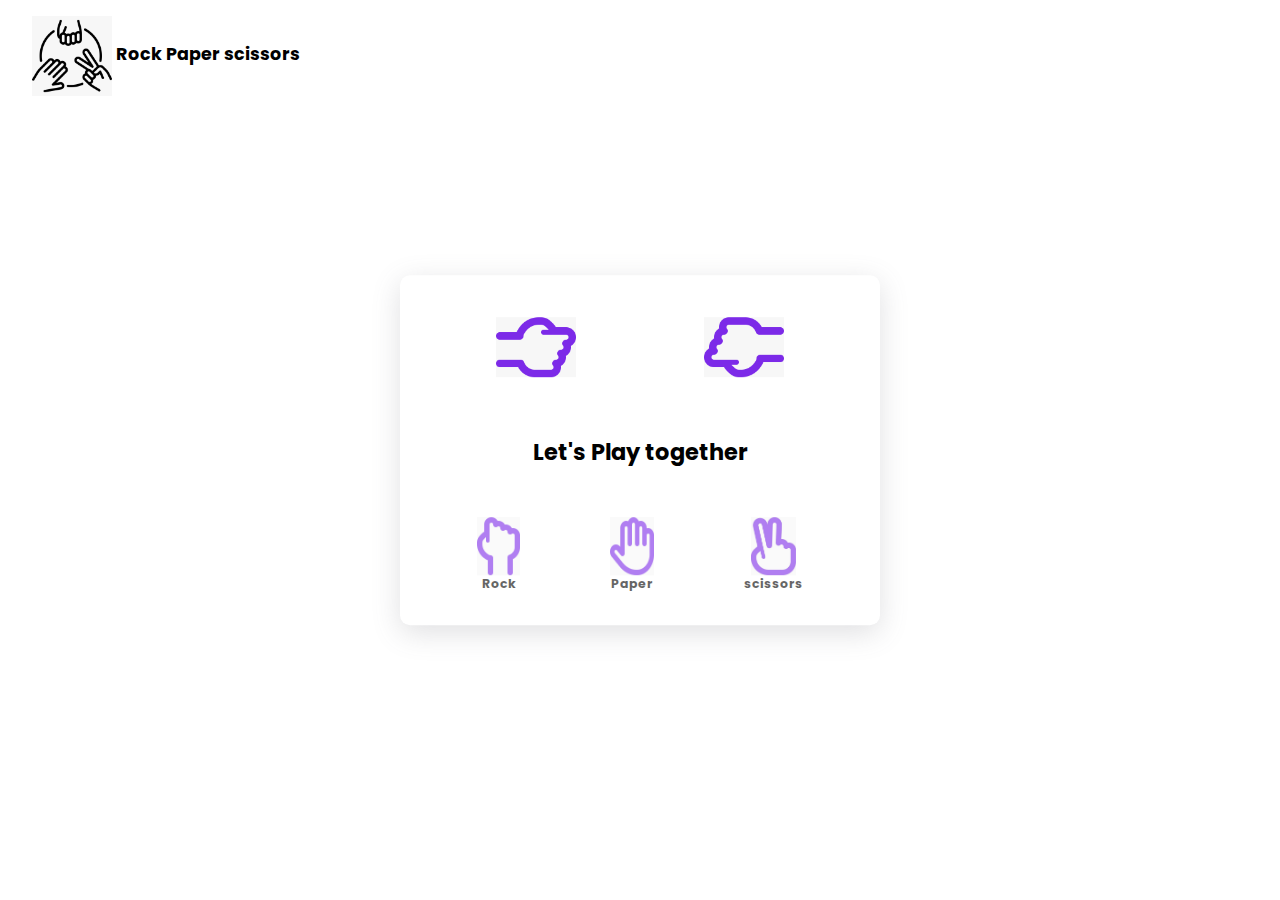
<file: Stone_Papper_game/index.html>
<!DOCTYPE html>
<html lang="en">
<head>
    <meta charset="UTF-8">
    <meta name="viewport" content="width=device-width, initial-scale=1.0">
    <title>Document</title>
    <link rel="stylesheet" href="./index.css">
    <script src="./index.js" defer></script>
</head>
<body>
    <nav>
       <img src="./img/rock-paper-scissors.jpg" alt="">
        <h3>  Rock Paper scissors </h3>
    </nav>
    <main>
        <div class="players">
            <img src="./img/fist.jpg" alt="" class="player-1">
            <img src="./img/fist.jpg" alt="" class="player-2">
        </div>
        <h2 class="text-show">Let's Play together</h2>
        <div class="option">
            <div class="option-1 fist">
                <img src="./img/fist.jpg" alt="">
                 <h5>Rock</h5>
            </div>
            <div class="option-2 paper">
                <img src="./img/paper.jpg" alt="">
                <h5>Paper</h5>
            </div>
            <div class="option-3 scissors">
                <img src="./img/scissors.jpg" alt="">
                <h5>scissors</h5>
            </div>
        </div>
    </main>
</body>
</html>
</file>
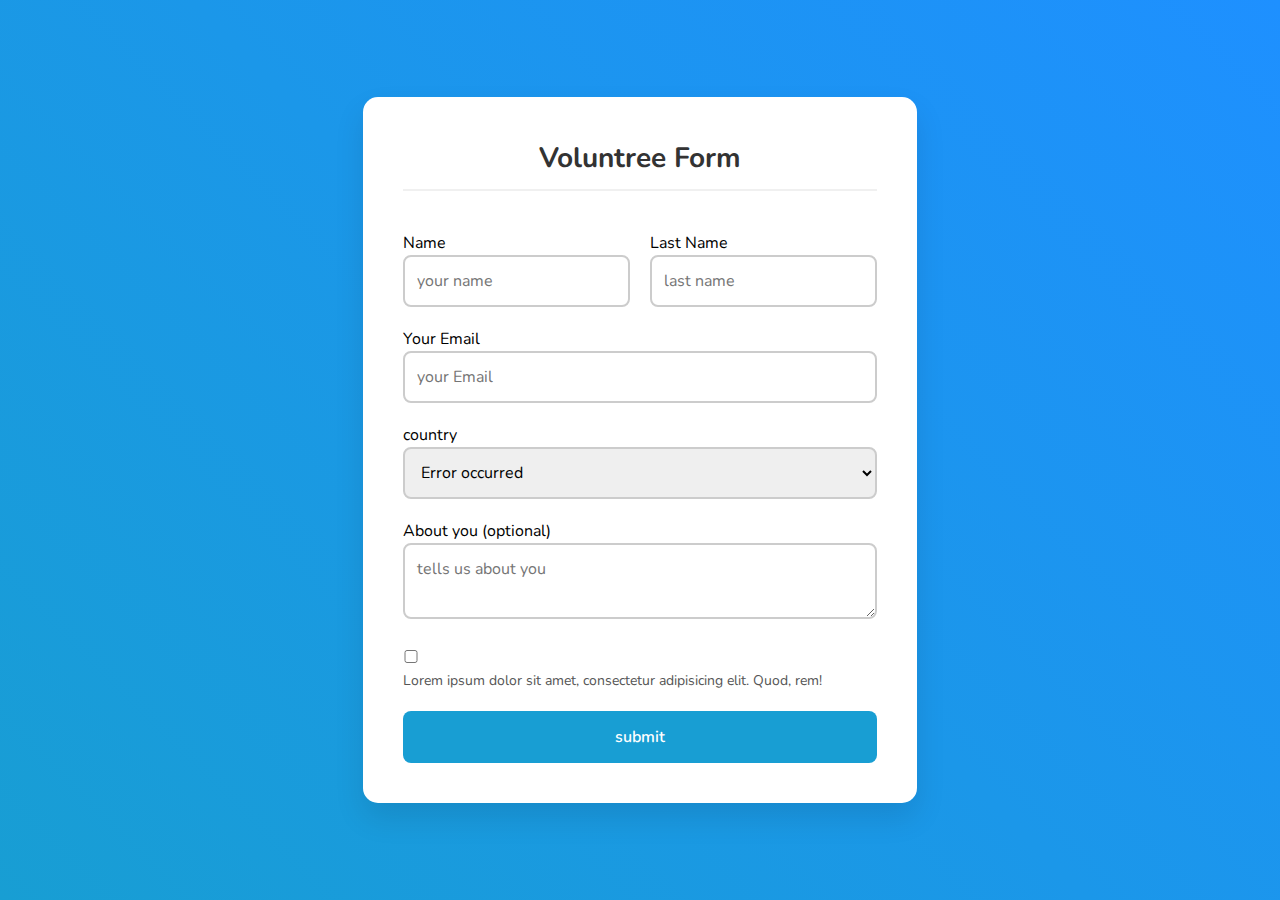
<file: volantreeForm/index.html>
<!DOCTYPE html>
<html lang="en">
  <head>
    <meta charset="UTF-8" />
    <meta name="viewport" content="width=device-width, initial-scale=1.0" />
    <title>Document</title>
    <link rel="preconnect" href="https://fonts.googleapis.com" />
    <link rel="preconnect" href="https://fonts.gstatic.com" crossorigin />
    <link
      href="https://fonts.googleapis.com/css2?family=Noto+Sans:ital,wght@0,100..900;1,100..900&family=Nunito:ital,wght@0,200..1000;1,200..1000&family=Quicksand:wght@300..700&display=swap"
      rel="stylesheet"
    />
    <link rel="stylesheet" href="index.css" />
    <script src="index.js" defer></script>
  </head>
  <body>
    <main>
      <div id="msg-box">
        <img id="done-Img" src="./blueTik.png" alt="" />
        <p>Done!</p>
      </div>

      <div class="form">
        <form action="#">
          <h1 id="title-form">Voluntree Form</h1>
          <div id="voluntree-name">
            <label for="name">
              <p>Name <span id="name-error"  class="error">*please enter name</span></p>
              <input
                type="text"
                id="name"
                name="name"
                required
                placeholder="your name"
              />
            </label>
            <label for="last">
              <p>Last Name <span id="last-error" class="error">*please enter last name</span></p>
              <input
                type="text"
                id="last"
                name="last_name"
                placeholder="last name"
                required
              />
            </label>
          </div>
          <div>
            <label for="email"
              ><p>
                Your Email <span id="email-error"  class="error">*please enter Valid emaill</span>
              </p></label
            >
            <input
              type="email"
              name="email"
              id="email"
              required
              placeholder="your Email"
            />
          </div>
          <div>
            <label for="county"
              ><p>
                country <span id="country-error"  class="error">*please choose country</span>
              </p></label
            >
            <select name="country" id="country" required>
              <option value="">Select Country</option>
            </select>
          </div>
          <div>
            <label for="about">About you (optional)</label>
            <textarea
              name="desc"
              id="about"
              cols="30"
              placeholder="tells us about you "
            ></textarea>
          </div>
          <div>
            <input type="checkbox" name="term" id="termCondition"  required />
            <p>
              Lorem ipsum dolor sit amet, consectetur adipisicing elit. Quod,
              rem! <span id="term-error" class="error">*click the checkbox</span>
            </p>
          </div>
          <button id="submit-btn">submit</button>
        </form>
      </div>
    </main>
  </body>
</html>
</file>
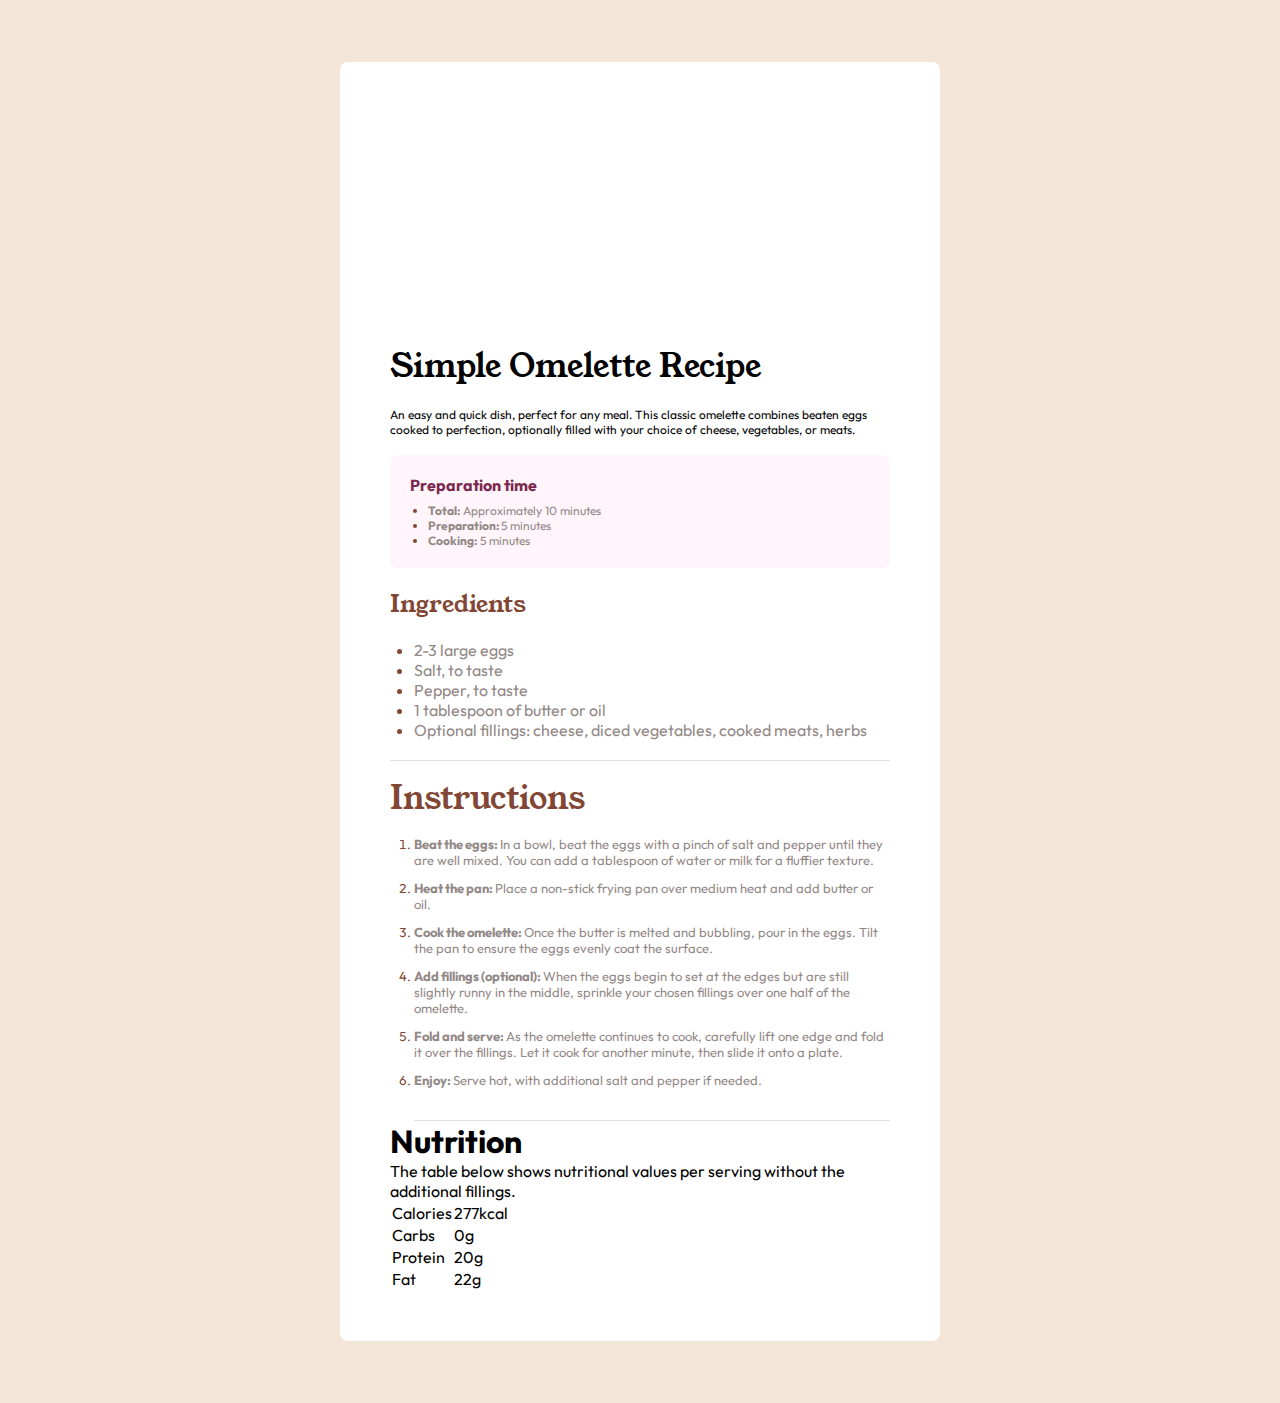
<file: Recipe/recipe.html>
<!DOCTYPE html>
<html lang="en">
<head>
    <meta charset="UTF-8">
    <meta name="viewport" content="width=device-width, initial-scale=1.0">
    <title>recipe card</title>
    <link rel="stylesheet" href="recipe.css">
</head>
<body>
    <body>
        <div class="con">
          <div class="main">
      
            <div class="img"></div>
            <div class="recipe">
              <h1>Simple Omelette Recipe</h1>
              <p>An easy and quick dish, perfect for any meal. This classic omelette combines beaten eggs cooked
                to perfection, optionally filled with your choice of cheese, vegetables, or meats.
              </p>
              <div class="pr-list">
                <h4>Preparation time</h4>
                <ul>
                  <li> <span> <strong>Total:</strong> Approximately 10 minutes</span> </li>
                  <li><span> <strong>Preparation: </strong> 5 minutes</span> </li>
                  <li> <span> <strong>Cooking:</strong> 5 minutes</span></li>
                </ul>
      
              </div>
            </div>
            
            <div class="ingred">
              <h1> Ingredients</h1>
              <ul>
                <li><span>   2-3 large eggs</span></li>
                <li><span> Salt, to taste</span></li>
                <li><span>Pepper, to taste</span></li>
                <li><span>1 tablespoon of butter or oil</span></li>
                <li> <span>Optional fillings: cheese, diced vegetables, cooked meats, herbs</span> </li>
              </ul>
            </div>
      
            <div class="instrc">
              <h1> Instructions</h1>
              <ol>
                <li><strong> Beat the eggs: </strong><span>In a bowl, beat the eggs with a pinch of salt and pepper until they are
                  well mixed.
                  You can add a tablespoon of water or milk for a fluffier texture. </span> </li>
                <li><strong>Heat the pan: </strong> <span>Place a non-stick frying pan over medium heat and add butter or oil.</span> </li>
                <li><strong>Cook the omelette: </strong> <span>Once the butter is melted and bubbling, pour in the eggs. Tilt the pan
                  to ensure
                  the eggs evenly coat the surface.</span></li>
                <li><strong>Add fillings (optional): </strong> <span>When the eggs begin to set at the edges but are still slightly runny in the
                  middle, sprinkle your chosen fillings over one half of the omelette.</span>
                  </li>
                <li><strong>Fold and serve: </strong> <span> As the omelette continues to cook, carefully lift one edge and fold it
                  over
                  the
                  fillings. Let it cook for another minute, then slide it onto a plate.</span> </li>
                <li><strong>Enjoy: </strong> <span> Serve hot, with additional salt and pepper if needed.</span> </li>
              </ol>
            </div>
            <div class="nut">
              <h1>Nutrition</h1>
              <p> The table below shows nutritional values per serving without the additional fillings.</p>
              <table>
                <tr>
                  <td> Calories</td>
                  <td> 277kcal</td>
                </tr>
                <tr>
                  <td>
                    Carbs
                  </td>
                  <td>
                    0g
                  </td>
                </tr>
                <tr>
                  <td>Protein</td>
                  <td>20g</td>
                </tr>
                <tr>
                  <td>Fat</td>
                  <td>22g </td>
                </tr>
              </table>
            </div>
      
          </div>
        </div>
</body>
</html>
</file>
<file: Stone_Papper_game/index.css>
@import url('https://fonts.googleapis.com/css2?family=Poppins:ital,wght@0,100;0,200;0,300;0,400;0,500;0,600;0,700;0,800;0,900;1,100;1,200;1,300;1,400;1,500;1,600;1,700;1,800;1,900&display=swap');

*,
*::before,
*::after {
    box-sizing: border-box;

}

* {
    margin: 0;

}

body {
    -webkit-font-smoothing: antialiased;
    font-family: "Poppins", sans-serif;
    font-size: 15px;

}
main{
    position: absolute;
    top: 50%;
    left: 50%;
    transform: translate(-50%,-50%);
    border-radius: 10px;
    background-color: #fff;
    width: 30rem;
    box-shadow: rgba(100, 100, 111, 0.2) 0px 7px 29px 0px;
    padding: 2rem;
    text-align: center;
    display: flex;
    flex-direction: column;
    gap: 3rem;
}

nav{
    padding: 1rem 2rem;
}
nav h3{
    display: inline-block;
}
img{
    height: 5rem;
    vertical-align: middle;
}
main .players,
main .option{
    display: flex;
    align-items: center;
    justify-content: space-around;
    text-align: center;
}
main .option img{
    height: 3.6rem;
}
main .players .player-1{
    transform: rotate(90deg);
    transition: 1s;
    
}
main .players .player-2{
    transform: rotate(-90deg);
    transition: 1s;
}
main .players .rotate-img{
    animation: rotate 0.28s ease infinite ;
    transition: 1s;
}
@keyframes rotate{
    50%{
        transform: rotate(10deg);
    }
}


main .option > *{
    opacity: 0.6;
    cursor: pointer;
}
main .option > *:hover{
    opacity: 1;
}
</file>
<file: volantreeForm/index.css>
*, *::before, *::after {
  box-sizing: border-box;
}

* {
  margin: 0;
}

body {
  line-height: 1.5;
  -webkit-font-smoothing: antialiased;
  font-family: 'Nunito', sans-serif;
  background: linear-gradient(45deg, #189ed3, #1e90ff);
  display: flex;
  justify-content: center;
  align-items: center;
  height: 100vh;
  padding: 0 20px;

}

img, picture, video, canvas, svg {
  display: block;
  max-width: 100%;
}

input, button, textarea, select {
  font: inherit;
}

p, h1, h2, h3, h4, h5, h6 {
  overflow-wrap: break-word;
}

p {
  text-wrap: pretty;
}
h1, h2, h3, h4, h5, h6 {
  text-wrap: balance;
}

/* Form container styling */
.form form {
  display: flex;
  flex-direction: column;
  gap: 20px;
  width: 100%;
  max-width: 600px;
  padding: 40px;
  background-color: #fff;
  border-radius: 15px;
  box-shadow: 0 15px 30px rgba(0, 0, 0, 0.1);
  transition: all 0.3s ease;
}

#title-form {
  font-size: 28px;
  font-weight: 700;
  color: #333;
  margin-bottom: 20px;
  text-align: center;
  border-bottom: 2px solid #f0f0f0;
  padding-bottom: 10px;
}

input,
select,
textarea {
  width: 100%;
  padding: 12px;
  border-radius: 8px;
  border: 2px solid #ccc;
  outline: none;
  font-size: 16px;
  transition: all 0.3s ease;
}

input:focus,
select:focus,
textarea:focus {
  border-color: #189ed3;
  box-shadow: 0 0 5px rgba(24, 158, 211, 0.5);
}

#submit-btn {
  background-color: #189ed3;
  color: white;
  padding: 14px;
  font-size: 16px;
  font-weight: 600;
  border-radius: 8px;
  cursor: pointer;
  border: none;
  transition: all 0.3s ease;
}

#submit-btn:hover {
  background-color: #137a9f;
}

.error {
  color: red;
  font-size: 12px;
  display: none;
}

.show-error {
  display: inline-block;
}

#voluntree-name {
  display: flex;
  gap: 20px;
}

#termCondition {
  width: 16px;
}

#termCondition + p {
  font-size: 14px;
  color: #555;
}

@media (max-width: 720px) {
  .form form {
      padding: 20px;
      width: 100%;
      margin: 0;
  }

  #title-form {
      font-size: 22px;
  }

  p, label, #submit-btn {
      font-size: 14px;
  }
}

#msg-box {
  width: 300px;
  padding: 15px;
  background-color: white;
  border-radius: 10px;
  box-shadow: 0 4px 20px rgba(0, 0, 0, 0.1);
  text-align: center;
  position: absolute;
  top: 50%;
  left: 50%;
  transform: translate(-50%, -50%) scale(0);
  opacity: 0;
  visibility: hidden;
  transition: all 0.4s ease;
}

#msg-box.show {
  transform: translate(-50%, -50%) scale(1);
  opacity: 1;
  visibility: visible;
}

#done-Img {
  width: 60px;
  margin-bottom: 10px;
}
</file>
<file: Recipe/recipe.css>
@import url('https://fonts.googleapis.com/css2?family=Young+Serif&display=swap');
@import url('https://fonts.googleapis.com/css2?family=Outfit:wght@100..900&family=Young+Serif&display=swap');
*{
    padding: 0;
    margin: 0;
    box-sizing: border-box;
}
html,body{
    width: 100%;
    height: 100%;
    font-size: 16px;
    background-color: var(--Eggshell);
    position: relative;
    font-family: "Outfit", sans-serif;
}
:root{
    --White: hsl(0, 0%, 100%);
--Rose-White: hsl(330, 100%, 98%);
--Eggshell: hsl(30, 54%, 90%);
--Light-Grey: hsl(30, 18%, 87%);
--Wenge-Brown: hsl(30, 10%, 34%);
--Dark-Charcoal: hsl(24, 5%, 18%);
--Nutmeg: hsl(14, 45%, 36%);
--Dark-Raspberry: hsl(332, 51%, 32%);

}
.con{
    position: relative;
    width: 100%;
    display: flex;
    align-items: center;
    justify-content: center;
    padding: 12px 0;
}
.main{

    border-radius: 8px;
    background-color: #fff;
    width: 600px;
    padding: 50px;
    margin: 50px auto;
}
.main .img{
    border-radius: 8px;
    width: 100%;
    height: 200px;
    background: url('https://media.istockphoto.com/id/1020299934/photo/breakfast-omelet-with-tomato-and-apple.webp?s=2048x2048&w=is&k=20&c=WMvFiYm_g1x1KAzdL93vzNKb-qEutDhDv4nId5YMmY4=') no-repeat center;
    background-size: cover;
 
}
.main .recipe h1{
    font-family: "Young Serif", serif;
    font-weight: 400;
    font-size: 2em;
    margin-top: 1em;


}
.recipe p{
    font-size: 12px;
    font-weight: 400;
    margin: 1.5em 0 ;
    
}
.recipe .pr-list{
    background-color:var(--Rose-White);
    border-radius: 8px;
    padding: 20px;
    color: var(--Dark-Raspberry);
}
.pr-list h4{
    margin-bottom: .5em;
}
.pr-list ul {
    font-size: 12px;
    margin-left: 1.5em;
}
.pr-list ul li span{
    color: #928886;
   
}
.ingred h1{
    font-family: "Young Serif", serif;
    color: #814734;
    font-size: 1.5em;
    font-weight: 400;
    margin: .8em 0 ;
}
.ingred ul{
    padding-bottom: 20px;
    border-bottom: 1.5px solid var(--Light-Grey);
}
.ingred ul li{
    color: #814734;
    margin-left: 1.5em;
    
}
.ingred ul li span{
    color: #928886;
}
.instrc h1{
    font-family: "Young Serif", serif;
    font-weight: 400;
    color: #814734;
    margin: 15px 0 ;
}
.instrc Ol {
    color: #814734;
    margin-left: 1.5em;
    padding-bottom: 20px;
    border-bottom: 1.5px solid var(--Light-Grey);
}
.instrc Ol li{
    color: #928886;
    font-size: 13px;
    margin-bottom: 12px;
    
}
li::marker{
    color: #814734;
}
</file>
